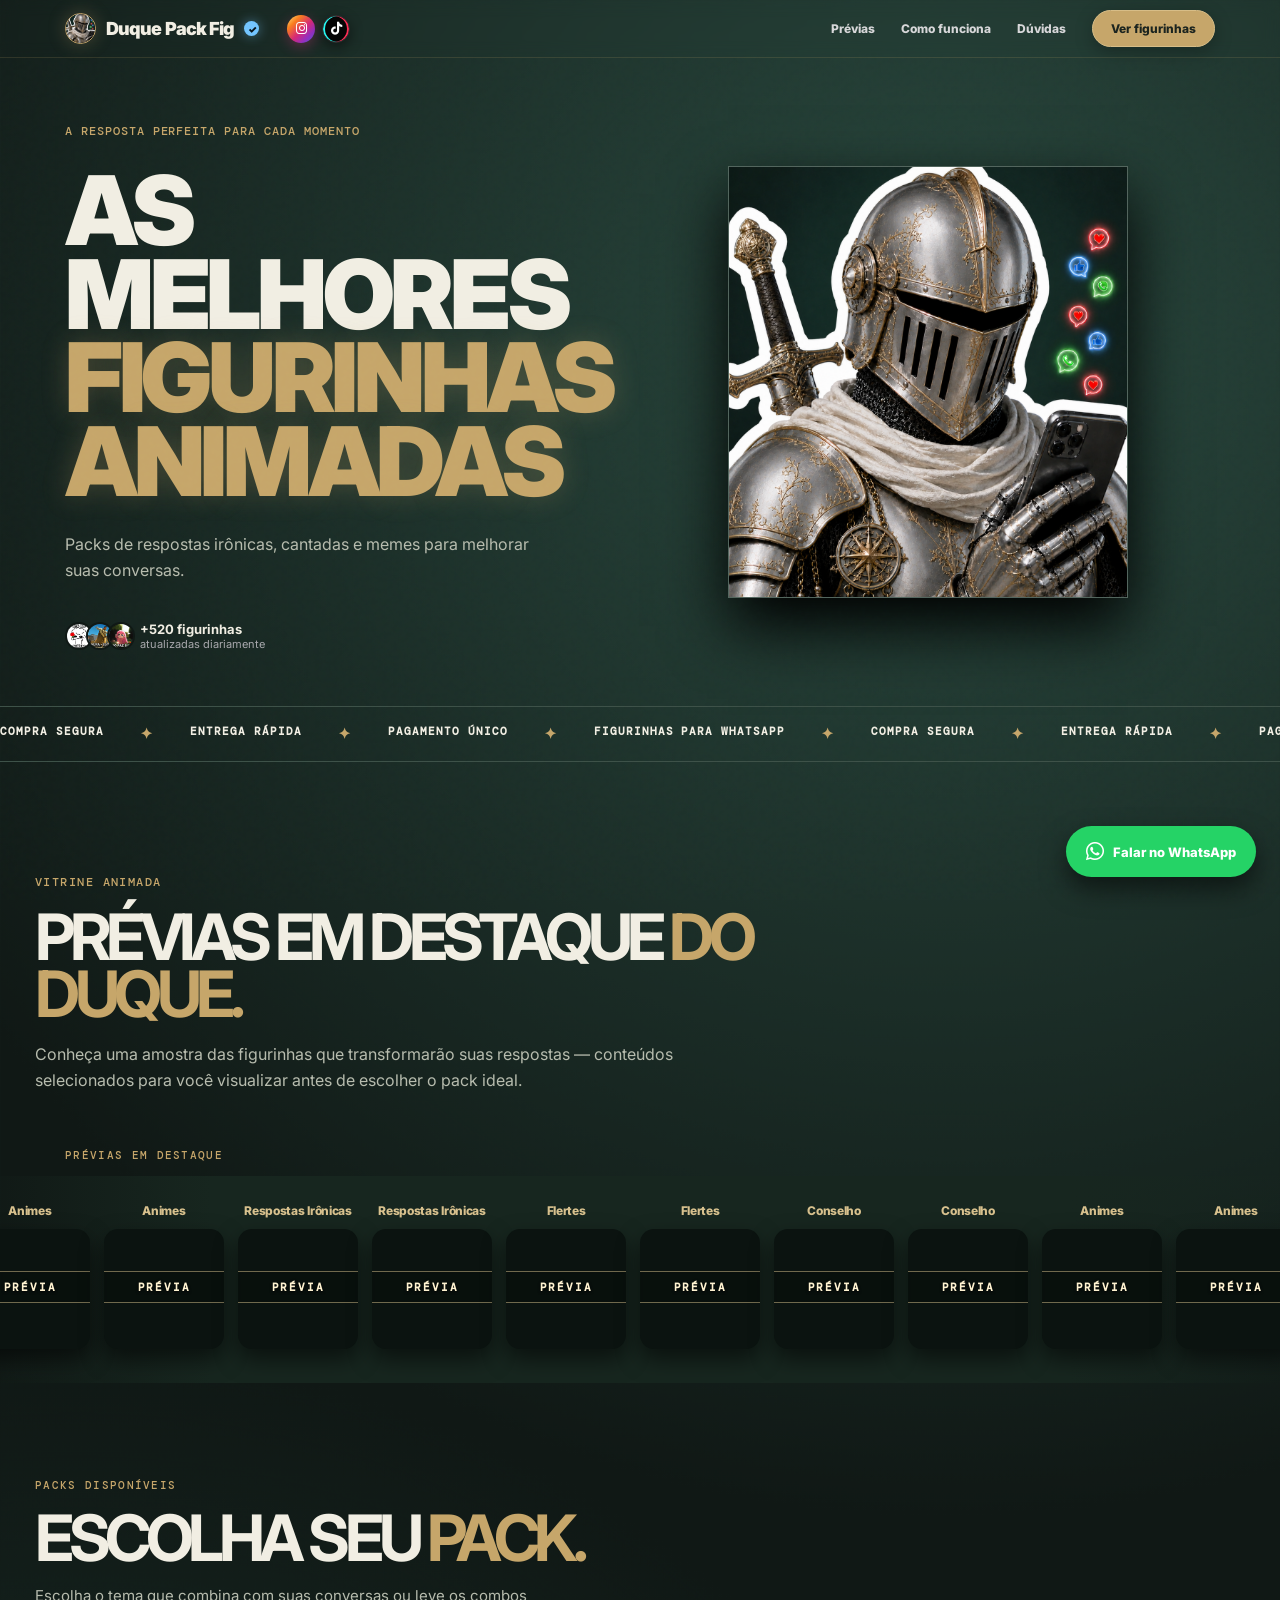
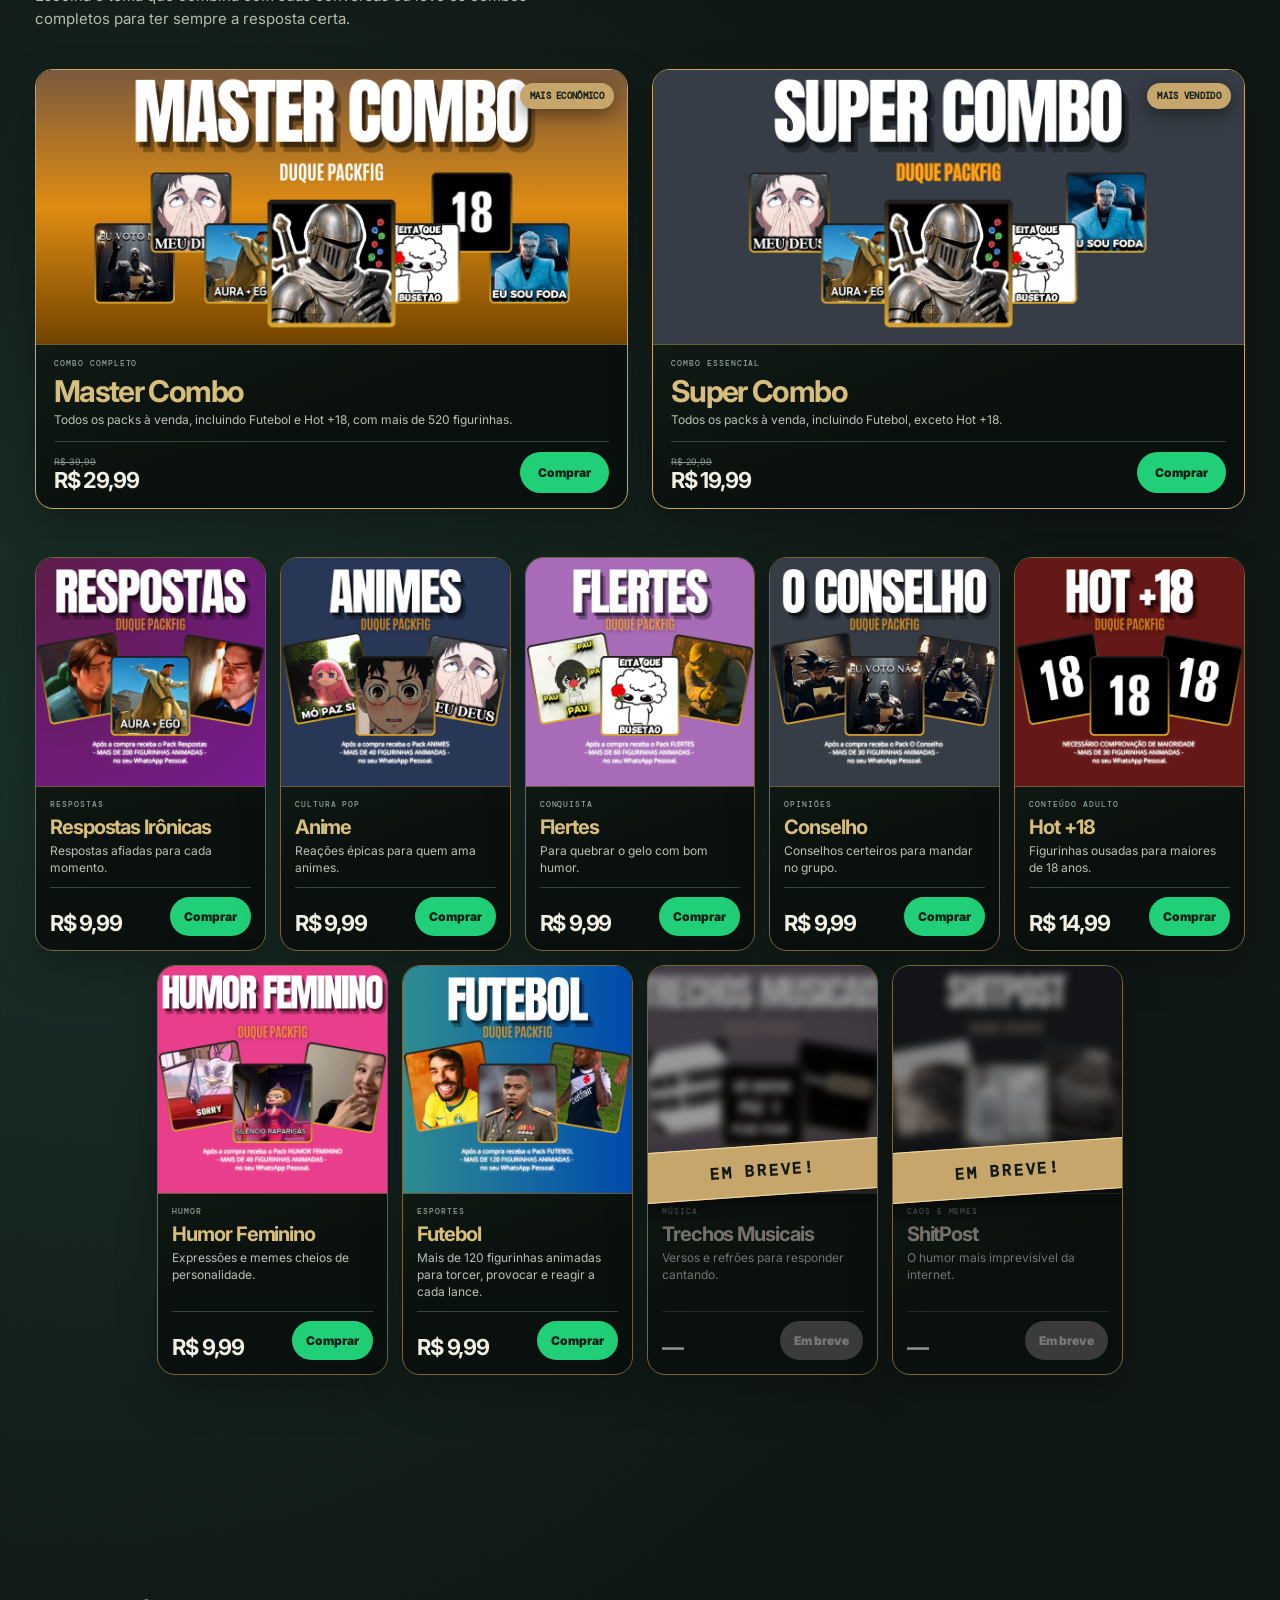
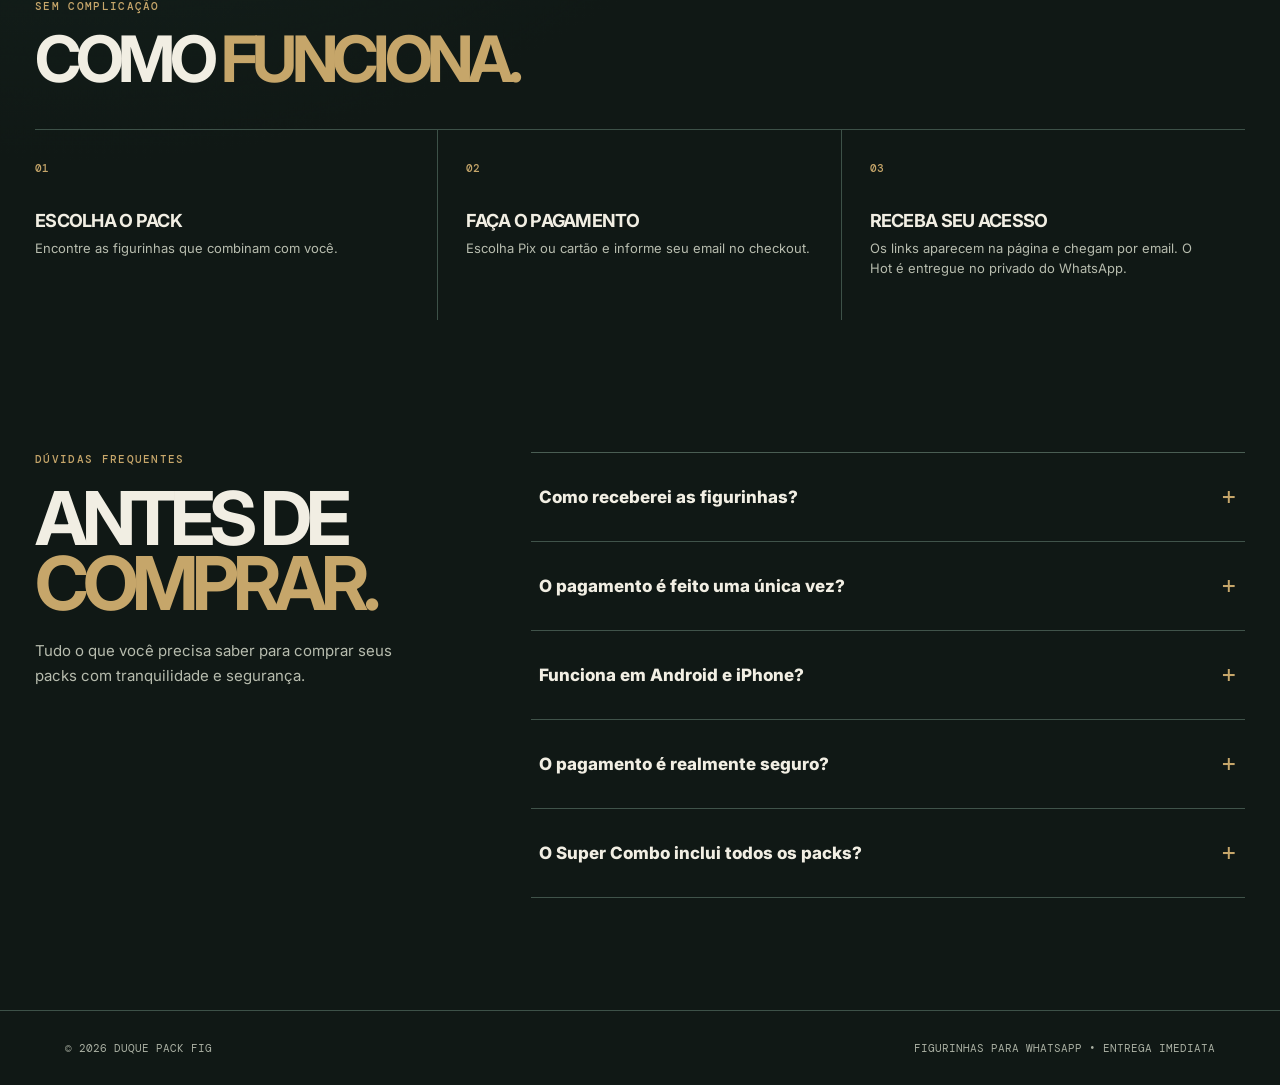
<file: index.html>
<!doctype html>
<html lang="pt-BR">
<head>
  <meta charset="utf-8">
  <meta name="viewport" content="width=device-width,initial-scale=1">
  <meta name="theme-color" content="#050505">
  <title>Duque Pack Fig — Figurinhas para WhatsApp</title>
  <link rel="preconnect" href="https://fonts.googleapis.com">
  <link rel="preconnect" href="https://fonts.gstatic.com" crossorigin>
  <link href="https://fonts.googleapis.com/css2?family=DM+Mono:wght@400;500&family=Inter:wght@400;500;600;700;800;900&display=swap" rel="stylesheet">
  <link rel="stylesheet" href="https://cdnjs.cloudflare.com/ajax/libs/font-awesome/6.7.2/css/all.min.css">
  <link rel="stylesheet" href="style.css">
</head>
<body>
  <div class="noise"></div>
  <div class="shell">
    <header class="topbar">
      <a class="logo" href="#inicio"><span class="logo-icon"><img src="perfil-duque.png" alt="Logo Duque Pack Fig"></span>Duque Pack Fig <span class="verify">✓</span></a>
      <div class="nav-socials"><a class="social-link instagram" href="https://www.instagram.com/duque_packfig/" target="_blank" rel="noopener noreferrer" aria-label="Instagram do Duque Pack Fig"><i class="fa-brands fa-instagram" aria-hidden="true"></i></a><a class="social-link tiktok" href="https://www.tiktok.com/@duque_packfig?is_from_webapp=1&amp;sender_device=pc" target="_blank" rel="noopener noreferrer" aria-label="TikTok do Duque Pack Fig"><i class="fa-brands fa-tiktok" aria-hidden="true"></i></a></div>
      <nav><a href="#packs">Prévias</a><a href="#como-funciona">Como funciona</a><a href="#duvidas">Dúvidas</a></nav>
      <a class="nav-cta" href="#detalhes">Ver figurinhas</a>
    </header>
    <main id="inicio">
      <section class="hero">
        <div class="hero-content"><div class="kicker">A resposta perfeita para cada momento</div><h1>As melhores <span>figurinhas animadas</span></h1><p class="hero-copy">Packs de respostas irônicas, cantadas e memes para melhorar suas conversas.</p><div class="tiny-proof"><div class="avatar-stack"><span class="avatar"><img src="avatar-flerte.png" alt="Prévia de figurinha de flerte"></span><span class="avatar"><img src="avatar-aura.png" alt="Prévia de figurinha Aura e Ego"></span><span class="avatar"><img src="avatar-paz.png" alt="Prévia de figurinha Mó Paz"></span></div><div><b>+520 figurinhas</b><span>atualizadas diariamente</span></div></div></div>
        <div class="hero-art"><div class="art-frame art-photo"><img src="perfil-duque.png" alt="Cavaleiro Duque Pack Fig segurando um celular"></div></div>
      </section>
    </main>
  </div>
  <div class="ticker"><div class="ticker-track"><span>COMPRA SEGURA</span><b>✦</b><span>ENTREGA RÁPIDA</span><b>✦</b><span>PAGAMENTO ÚNICO</span><b>✦</b><span>FIGURINHAS PARA WHATSAPP</span><b>✦</b><span>COMPRA SEGURA</span><b>✦</b><span>ENTREGA RÁPIDA</span><b>✦</b><span>PAGAMENTO ÚNICO</span><b>✦</b><span>FIGURINHAS PARA WHATSAPP</span><b>✦</b></div></div>
  <section class="section shell showcase-intro" id="packs"><div class="heading"><div class="eyebrow">Vitrine animada</div><h2>Prévias em destaque <em>do Duque.</em></h2><p>Conheça uma amostra das figurinhas que transformarão suas respostas — conteúdos selecionados para você visualizar antes de escolher o pack ideal.</p></div></section>
  <div class="gallery-label">Prévias em Destaque</div>
  <div class="gallery-wrap"><div class="pack-gallery">
    <figure class="video-preview"><video class="preview-video" muted loop playsinline preload="none" data-src="previews/anime-1.mp4?v=2" aria-label="Prévia 1 do pack Animes"></video><figcaption>Animes</figcaption></figure><figure class="video-preview"><video class="preview-video" muted loop playsinline preload="none" data-src="previews/anime-2.mp4?v=2" aria-label="Prévia 2 do pack Animes"></video><figcaption>Animes</figcaption></figure><figure class="video-preview"><video class="preview-video" muted loop playsinline preload="none" data-src="previews/respostas-1.mp4" aria-label="Prévia 1 do pack Respostas Irônicas"></video><figcaption>Respostas Irônicas</figcaption></figure><figure class="video-preview"><video class="preview-video" muted loop playsinline preload="none" data-src="previews/respostas-2.mp4" aria-label="Prévia 2 do pack Respostas Irônicas"></video><figcaption>Respostas Irônicas</figcaption></figure><figure class="video-preview"><video class="preview-video" muted loop playsinline preload="none" data-src="previews/flertes-1.mp4" aria-label="Prévia 1 do pack Flertes"></video><figcaption>Flertes</figcaption></figure><figure class="video-preview"><video class="preview-video" muted loop playsinline preload="none" data-src="previews/flertes-2.mp4" aria-label="Prévia 2 do pack Flertes"></video><figcaption>Flertes</figcaption></figure><figure class="video-preview"><video class="preview-video" muted loop playsinline preload="none" data-src="previews/conselho-1.mp4" aria-label="Prévia 1 do pack Conselho"></video><figcaption>Conselho</figcaption></figure><figure class="video-preview"><video class="preview-video" muted loop playsinline preload="none" data-src="previews/conselho-2.mp4" aria-label="Prévia 2 do pack Conselho"></video><figcaption>Conselho</figcaption></figure>
    <figure class="video-preview" aria-hidden="true"><video class="preview-video" muted loop playsinline preload="none" data-src="previews/anime-1.mp4?v=2"></video><figcaption>Animes</figcaption></figure><figure class="video-preview" aria-hidden="true"><video class="preview-video" muted loop playsinline preload="none" data-src="previews/anime-2.mp4?v=2"></video><figcaption>Animes</figcaption></figure><figure class="video-preview" aria-hidden="true"><video class="preview-video" muted loop playsinline preload="none" data-src="previews/respostas-1.mp4"></video><figcaption>Respostas Irônicas</figcaption></figure><figure class="video-preview" aria-hidden="true"><video class="preview-video" muted loop playsinline preload="none" data-src="previews/respostas-2.mp4"></video><figcaption>Respostas Irônicas</figcaption></figure><figure class="video-preview" aria-hidden="true"><video class="preview-video" muted loop playsinline preload="none" data-src="previews/flertes-1.mp4"></video><figcaption>Flertes</figcaption></figure><figure class="video-preview" aria-hidden="true"><video class="preview-video" muted loop playsinline preload="none" data-src="previews/flertes-2.mp4"></video><figcaption>Flertes</figcaption></figure><figure class="video-preview" aria-hidden="true"><video class="preview-video" muted loop playsinline preload="none" data-src="previews/conselho-1.mp4"></video><figcaption>Conselho</figcaption></figure><figure class="video-preview" aria-hidden="true"><video class="preview-video" muted loop playsinline preload="none" data-src="previews/conselho-2.mp4"></video><figcaption>Conselho</figcaption></figure>
  </div></div>
  <section class="section shell pack-shop" id="detalhes">
    <div class="heading"><div class="eyebrow">Packs disponíveis</div><h2>Escolha seu <em>pack.</em></h2><p>Escolha o tema que combina com suas conversas ou leve os combos completos para ter sempre a resposta certa.</p></div>
    <div class="combo-grid">
      <article class="product-card featured"><span class="product-badge">Mais Econômico</span><div class="product-visual has-cover"><img class="pack-cover" src="capas-packs/master-combo.png?v=3" alt="Capa do Master Combo"></div><div class="product-body"><span class="product-type">Combo completo</span><h3>Master Combo</h3><p class="product-description">Todos os packs à venda, incluindo Futebol e Hot +18, com mais de 520 figurinhas.</p><div class="product-footer"><div class="product-price"><small>R$ 39,99</small><strong>R$ 29,99</strong></div><a class="buy-button" href="https://srv2076909.hstgr.cloud/?pack=pack-muzrse3t" data-checkout-pack="pack-muzrse3t" data-pack="Master Combo" data-payment-url="https://srv2076909.hstgr.cloud/?pack=pack-muzrse3t">Comprar</a></div></div></article>
      <article class="product-card featured"><span class="product-badge">Mais Vendido</span><div class="product-visual has-cover"><img class="pack-cover" src="capas-packs/super-combo.png?v=3" alt="Capa do Super Combo"></div><div class="product-body"><span class="product-type">Combo essencial</span><h3>Super Combo</h3><p class="product-description">Todos os packs à venda, incluindo Futebol, exceto Hot +18.</p><div class="product-footer"><div class="product-price"><small>R$ 29,99</small><strong>R$ 19,99</strong></div><a class="buy-button" href="https://srv2076909.hstgr.cloud/?pack=combo" data-checkout-pack="combo" data-pack="Super Combo">Comprar</a></div></div></article>
    </div>
    <div class="secondary-grid">
      <article class="product-card"><div class="product-visual has-cover"><img class="pack-cover" src="capas-packs/respostas.png?v=3" alt="Capa do pack Respostas Irônicas"></div><div class="product-body"><span class="product-type">Respostas</span><h3>Respostas Irônicas</h3><p class="product-description">Respostas afiadas para cada momento.</p><div class="product-footer"><div class="product-price"><strong>R$ 9,99</strong></div><a class="buy-button" href="https://srv2076909.hstgr.cloud/?pack=respostas" data-checkout-pack="respostas" data-pack="Respostas Irônicas">Comprar</a></div></div></article>
      <article class="product-card"><div class="product-visual has-cover"><img class="pack-cover" src="capas-packs/anime.png?v=3" alt="Capa do pack Anime"></div><div class="product-body"><span class="product-type">Cultura pop</span><h3>Anime</h3><p class="product-description">Reações épicas para quem ama animes.</p><div class="product-footer"><div class="product-price"><strong>R$ 9,99</strong></div><a class="buy-button" href="https://srv2076909.hstgr.cloud/?pack=animezando" data-checkout-pack="animezando" data-pack="Anime">Comprar</a></div></div></article>
      <article class="product-card"><div class="product-visual has-cover"><img class="pack-cover" src="capas-packs/flertes.png?v=3" alt="Capa do pack Flertes"></div><div class="product-body"><span class="product-type">Conquista</span><h3>Flertes</h3><p class="product-description">Para quebrar o gelo com bom humor.</p><div class="product-footer"><div class="product-price"><strong>R$ 9,99</strong></div><a class="buy-button" href="https://srv2076909.hstgr.cloud/?pack=cantadas" data-checkout-pack="cantadas" data-pack="Flertes">Comprar</a></div></div></article>
      <article class="product-card"><div class="product-visual has-cover"><img class="pack-cover" src="capas-packs/conselho.png?v=3" alt="Capa do pack Conselho"></div><div class="product-body"><span class="product-type">Opiniões</span><h3>Conselho</h3><p class="product-description">Conselhos certeiros para mandar no grupo.</p><div class="product-footer"><div class="product-price"><strong>R$ 9,99</strong></div><a class="buy-button" href="https://srv2076909.hstgr.cloud/?pack=politicando" data-checkout-pack="politicando" data-pack="Conselho">Comprar</a></div></div></article>
      <article class="product-card"><div class="product-visual has-cover"><img class="pack-cover" src="capas-packs/hot-18.png?v=3" alt="Capa do pack Hot +18"></div><div class="product-body"><span class="product-type">Conteúdo adulto</span><h3>Hot +18</h3><p class="product-description">Figurinhas ousadas para maiores de 18 anos.</p><div class="product-footer"><div class="product-price"><strong>R$ 14,99</strong></div><a class="buy-button" href="https://srv2076909.hstgr.cloud/?pack=proibido" data-checkout-pack="proibido" data-pack="Hot +18" data-payment-url="https://srv2076909.hstgr.cloud/?pack=proibido">Comprar</a></div></div></article>
      <article class="product-card"><div class="product-visual has-cover"><img class="pack-cover" src="capas-packs/humor-feminino.png?v=3" alt="Capa do pack Humor Feminino"></div><div class="product-body"><span class="product-type">Humor</span><h3>Humor Feminino</h3><p class="product-description">Expressões e memes cheios de personalidade.</p><div class="product-footer"><div class="product-price"><strong>R$ 9,99</strong></div><a class="buy-button" href="https://srv2076909.hstgr.cloud/?pack=pack-muzrz23r" data-checkout-pack="pack-muzrz23r" data-pack="Humor Feminino">Comprar</a></div></div></article>
      <article class="product-card"><div class="product-visual has-cover"><img class="pack-cover" src="capas-packs/futebol.png" alt="Capa do pack Futebol"></div><div class="product-body"><span class="product-type">Esportes</span><h3>Futebol</h3><p class="product-description">Mais de 120 figurinhas animadas para torcer, provocar e reagir a cada lance.</p><div class="product-footer"><div class="product-price"><strong>R$ 9,99</strong></div><a class="buy-button" href="https://srv2076909.hstgr.cloud/?pack=futebol" data-checkout-pack="futebol" data-pack="Futebol">Comprar</a></div></div></article>
      <article class="product-card coming-soon"><span class="coming-ribbon">EM BREVE!</span><div class="product-visual has-cover"><img class="pack-cover is-blurred" src="capas-packs/trechos-musicais.png?v=1" alt="Capa desfocada do pack Trechos Musicais"></div><div class="product-body"><span class="product-type">Música</span><h3>Trechos Musicais</h3><p class="product-description">Versos e refrões para responder cantando.</p><div class="product-footer"><div class="product-price"><strong>—</strong></div><span class="buy-button disabled">Em breve</span></div></div></article>
      <article class="product-card coming-soon"><span class="coming-ribbon">EM BREVE!</span><div class="product-visual has-cover"><img class="pack-cover is-blurred" src="capas-packs/shitpost.png?v=1" alt="Capa desfocada do pack ShitPost"></div><div class="product-body"><span class="product-type">Caos e memes</span><h3>ShitPost</h3><p class="product-description">O humor mais imprevisível da internet.</p><div class="product-footer"><div class="product-price"><strong>—</strong></div><span class="buy-button disabled">Em breve</span></div></div></article>
    </div>
  </section>
  <section class="section shell" id="como-funciona"><div class="heading"><div class="eyebrow">Sem complicação</div><h2>Como <em>funciona.</em></h2></div><div class="steps"><article class="step"><div class="step-no">01</div><h3>Escolha o pack</h3><p>Encontre as figurinhas que combinam com você.</p></article><article class="step"><div class="step-no">02</div><h3>Faça o pagamento</h3><p>Escolha Pix ou cartão e informe seu email no checkout.</p></article><article class="step"><div class="step-no">03</div><h3>Receba seu acesso</h3><p>Os links aparecem na página e chegam por email. O Hot é entregue no privado do WhatsApp.</p></article></div></section>
  <section class="section shell faq" id="duvidas"><div class="faq-layout"><div class="faq-intro"><div class="eyebrow">Dúvidas frequentes</div><h2>Antes de <em>comprar.</em></h2><p>Tudo o que você precisa saber para comprar seus packs com tranquilidade e segurança.</p></div><div class="faq-list">
    <details class="faq-card"><summary>Como receberei as figurinhas?</summary><div class="faq-answer">Após a confirmação automática do pagamento, os links dos canais ficam disponíveis na página do pedido e são enviados ao seu email. Para o Hot +18, use o botão da compra para solicitar a entrega privada pelo WhatsApp, sem enviar comprovante. O Master Combo reúne os canais e a entrega privada do Hot.</div></details>
    <details class="faq-card"><summary>O pagamento é feito uma única vez?</summary><div class="faq-answer">Sim. Cada pack ou combo é adquirido com pagamento único, sem assinatura, mensalidade ou cobrança recorrente.</div></details>
    <details class="faq-card"><summary>Funciona em Android e iPhone?</summary><div class="faq-answer">Sim. Os packs funcionam no WhatsApp para Android e iPhone. É necessário apenas ter o aplicativo atualizado e espaço de memória disponível para baixar os arquivos.</div></details>
    <details class="faq-card"><summary>O pagamento é realmente seguro?</summary><div class="faq-answer">Sim. O pagamento é intermediado pelo <strong>Mercado Pago</strong>, uma plataforma reconhecida no mercado. Seus dados bancários não são compartilhados com a Duque Pack Fig e recebem proteção de acordo com a LGPD.<div class="trust-note"><i class="fa-solid fa-shield-halved" aria-hidden="true"></i><span>Ambiente de pagamento protegido, transação intermediada e dados pessoais tratados conforme a legislação brasileira.</span></div></div></details>
    <details class="faq-card"><summary>O Super Combo inclui todos os packs?</summary><div class="faq-answer">O Super Combo reúne todos os packs à venda, incluindo Futebol, exceto Hot +18. O Master Combo inclui Futebol e também o conteúdo adulto.</div></details>
  </div></div></section>
<footer class="footer"><div class="shell footer-inner"><span>© 2026 DUQUE PACK FIG</span><span>FIGURINHAS PARA WHATSAPP • ENTREGA IMEDIATA</span></div></footer><a class="whatsapp-float" href="https://wa.link/msxwvr" target="_blank" rel="noopener"><i class="fa-brands fa-whatsapp" aria-hidden="true"></i>Falar no WhatsApp</a>
  <div class="age-gate" id="ageGate" aria-hidden="true"><section class="age-dialog" role="dialog" aria-modal="true" aria-labelledby="ageTitle"><div class="age-icon"><i class="fa-solid fa-triangle-exclamation" aria-hidden="true"></i></div><div class="eyebrow">Aviso de conteúdo adulto</div><h2 id="ageTitle">Confirmação de maioridade</h2><p class="age-copy">Um dos conteúdos disponíveis para compra é de natureza estritamente adulta e destinado exclusivamente a pessoas com 18 anos ou mais, conforme a legislação vigente.</p><div class="age-declaration">Ao prosseguir, declaro <strong>SER MAIOR DE 18 ANOS</strong>, estar ciente da natureza do material acessado e assumir total responsabilidade legal pela visualização ou aquisição deste conteúdo.</div><div class="age-actions"><span class="age-countdown" id="ageCountdown">Aguarde 5 segundos</span><button class="age-button" id="ageCancel" type="button">Voltar</button><button class="age-button age-accept" id="ageAccept" type="button" disabled>Sou maior de 18 anos</button></div></section></div>
  <script src="checkout-afiliados.js?v=acessos-20261021" defer></script>
  <script src="script.js"></script>
</body>
</html>
</file>
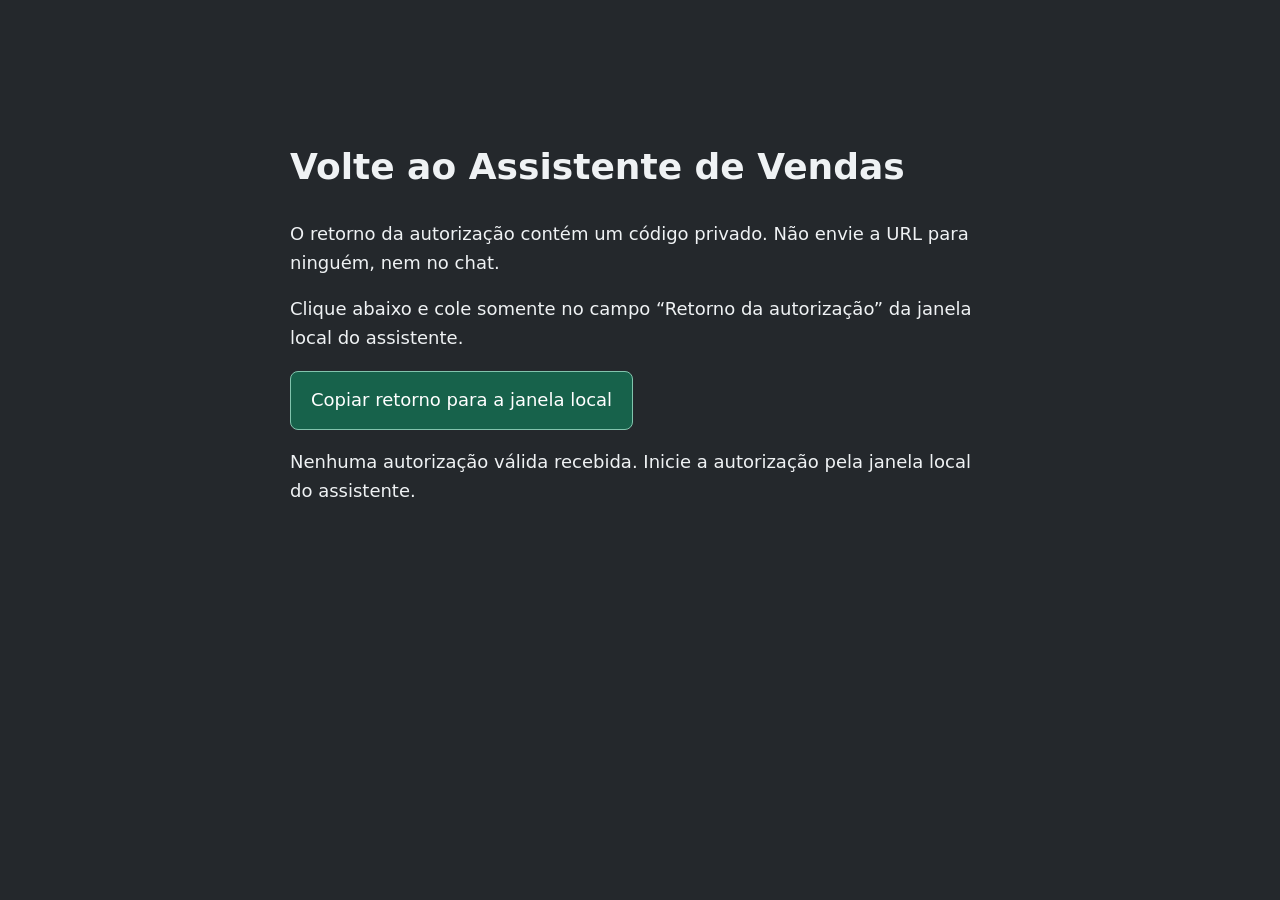
<file: mercado-pago-retorno.html>
<!doctype html>
<html lang="pt-BR">
<head>
  <meta charset="utf-8">
  <meta name="viewport" content="width=device-width, initial-scale=1">
  <meta name="robots" content="noindex,nofollow">
  <meta name="referrer" content="no-referrer">
  <meta http-equiv="Content-Security-Policy" content="default-src 'none'; script-src 'unsafe-inline'; style-src 'unsafe-inline'; base-uri 'none'; form-action 'none'; connect-src 'none'">
  <title>Retorno da autorização — DuquePack</title>
  <style>
    body { background: #24282c; color: #eff2f4; font: 18px/1.6 system-ui,sans-serif; max-width: 700px; margin: 10vh auto; padding: 24px; }
    button { background: #17624b; color: white; padding: 14px 20px; border: 1px solid #82c4ad; border-radius: 8px; font: inherit; cursor: pointer; }
  </style>
</head>
<body>
  <h1>Volte ao Assistente de Vendas</h1>
  <p>O retorno da autorização contém um código privado. Não envie a URL para ninguém, nem no chat.</p>
  <p>Clique abaixo e cole somente no campo “Retorno da autorização” da janela local do assistente.</p>
  <button id="copy" type="button">Copiar retorno para a janela local</button>
  <p id="status" role="status">Esta página não envia seu código a serviços externos.</p>
  <script>
    const button = document.getElementById('copy');
    let returnUrl = location.href;
    // Remove the code from the address and history before any user navigation.
    history.replaceState(null, '', location.pathname);
    const params = new URL(returnUrl).searchParams;
    if (!params.get('code') || !params.get('state')) {
      button.disabled = true;
      document.getElementById('status').textContent = 'Nenhuma autorização válida recebida. Inicie a autorização pela janela local do assistente.';
      returnUrl = '';
    }
    button.addEventListener('click', async () => {
      try {
        await navigator.clipboard.writeText(returnUrl);
        document.getElementById('status').textContent = 'Copiado. Cole na janela local do assistente; não envie no chat. Depois da conexão, copie um texto comum para substituir este código na área de transferência.';
      } catch (_) {
        document.getElementById('status').textContent = 'Não foi possível copiar. Permita a área de transferência para esta página ou reinicie a autorização. Não compartilhe capturas com o código.';
      }
    });
  </script>
</body>
</html>
</file>
<file: style.css>
:root{--bg:#050505;--panel:#0d0d0e;--line:#29292d;--text:#f7f6f4;--muted:#a8a8ad;--red:#ff3157;--pink:#ff4c7b}*{box-sizing:border-box}html{scroll-behavior:smooth}body{margin:0;background:var(--bg);color:var(--text);font-family:Inter,Arial,sans-serif;overflow-x:hidden}a{color:inherit}.shell{max-width:1210px;margin:auto;padding:0 30px}.noise{position:fixed;inset:0;pointer-events:none;opacity:.2;z-index:10;background-image:url("data:image/svg+xml,%3Csvg viewBox='0 0 180 180' xmlns='http://www.w3.org/2000/svg'%3E%3Cfilter id='n'%3E%3CfeTurbulence type='fractalNoise' baseFrequency='.9' numOctaves='4' stitchTiles='stitch'/%3E%3C/filter%3E%3Crect width='100%25' height='100%25' filter='url(%23n)' opacity='.22'/%3E%3C/svg%3E");mix-blend-mode:soft-light}.topbar{height:74px;border-bottom:1px solid var(--line);display:flex;align-items:center;justify-content:space-between;gap:26px}.logo{font-size:18px;font-weight:900;letter-spacing:-.05em;text-decoration:none;display:flex;align-items:center;gap:10px;white-space:nowrap}.logo-icon{width:37px;height:37px;border:1px solid #ff7793;border-radius:50%;display:grid;place-items:center;background:radial-gradient(circle at 30% 25%,#ff7395,#3d0e1c 50%,#0c0c0d 62%);box-shadow:0 0 18px #ff315744}.verify{display:inline-grid;place-items:center;width:15px;height:15px;border-radius:50%;background:#308eff;font-size:10px}nav{display:flex;align-items:center;gap:34px;margin-left:auto}nav a{font-size:12px;font-weight:800;text-decoration:none;color:#d7d7d9;transition:.2s}nav a:hover{color:var(--red)}.nav-cta{font-size:12px;font-weight:800;text-decoration:none;border:1px solid #ececef;border-radius:30px;padding:13px 22px;white-space:nowrap;transition:.2s}.nav-cta:hover{background:#fff;color:#111}.hero{min-height:624px;display:grid;grid-template-columns:1fr 1fr;align-items:center;position:relative;isolation:isolate}.hero:before{content:'';position:absolute;left:-16vw;top:34px;width:62vw;height:490px;border:1px solid #ff31572c;border-radius:50%;z-index:-1;box-shadow:0 0 70px #ff315710}.hero-content{padding:65px 0 55px}.kicker{color:var(--red);font:500 12px 'DM Mono',monospace;letter-spacing:.08em;text-transform:uppercase;margin-bottom:30px}.hero h1{font-size:clamp(60px,7.5vw,108px);line-height:.815;letter-spacing:-.095em;margin:0;max-width:650px;font-weight:900;text-transform:uppercase}.hero h1 span{display:block;color:var(--red);text-shadow:0 0 28px #ff31574d}.hero-copy{max-width:470px;color:#adadb2;font-size:16px;line-height:1.65;margin:28px 0}.tiny-proof{display:flex;align-items:center;gap:12px;margin-top:37px;font-size:11px}.avatar-stack{display:flex}.avatar{width:28px;height:28px;border-radius:50%;margin-right:-7px;border:2px solid var(--bg);background:linear-gradient(145deg,#e9c4ad,#74263c)}.avatar:nth-child(2){background:linear-gradient(145deg,#ec779b,#491929)}.avatar:nth-child(3){background:linear-gradient(145deg,#7859ca,#172552)}.tiny-proof b{display:block;font-size:13px}.tiny-proof span{color:#a8a8ad}.hero-art{height:515px;display:grid;place-items:center;position:relative}.art-frame{width:min(100%,480px);height:515px;border:1px solid #2d2d31;background:radial-gradient(circle at 30% 35%,#292127 0,#0e0e10 42%,#070708 76%);position:relative;overflow:hidden;box-shadow:0 28px 60px #000}.art-frame:before{content:'';position:absolute;width:380px;height:380px;border-radius:50%;border:1px solid #ff315740;top:48px;left:50px;box-shadow:0 0 45px #ff31571f}.sculpture{font-size:270px;line-height:1;filter:grayscale(1);position:absolute;z-index:1;top:113px;left:97px;transform:rotate(-7deg);text-shadow:8px 9px 0 #fff,-8px -6px 0 #fff}.gum{position:absolute;z-index:3;width:94px;height:94px;border-radius:50%;background:radial-gradient(circle at 30% 23%,#ffb1d1,#ff4f94 40%,#ca155b 76%);top:263px;left:243px;box-shadow:inset -10px -11px 18px #9d1344,0 2px 23px #ff4b9270}.speech{position:absolute;z-index:4;border:3px solid #fff;padding:10px 11px;background:#070708;font-size:16px;font-weight:900;line-height:.86;transform:rotate(-8deg)}.speech.one{top:75px;left:32px}.speech.two{right:26px;bottom:56px;color:var(--red);border-color:var(--red);transform:rotate(-9deg)}.circle-note{position:absolute;z-index:3;right:22px;top:18px;border:2px solid #fff;border-radius:50%;font-size:12px;font-weight:700;padding:13px 11px;transform:rotate(10deg)}.ticker{border-top:1px solid var(--line);border-bottom:1px solid var(--line);overflow:hidden;white-space:nowrap}.ticker-track{display:flex;gap:36px;width:max-content;padding:17px 0;font:700 11px 'DM Mono';letter-spacing:.09em;animation:scroll 28s linear infinite}.ticker-track b{color:var(--red);font-size:15px}@keyframes scroll{to{transform:translateX(-50%)}}.section{padding:112px 0}.eyebrow{font:500 11px 'DM Mono';letter-spacing:.12em;color:var(--red);text-transform:uppercase}.heading{max-width:680px;margin-bottom:42px}.heading h2{font-size:clamp(42px,5vw,69px);letter-spacing:-.085em;line-height:.88;margin:18px 0;text-transform:uppercase}.heading h2 em{font-style:normal;color:var(--red)}.heading p{color:var(--muted);max-width:500px;font-size:15px;line-height:1.55}.gallery-wrap{border-top:1px solid var(--line);border-bottom:1px solid var(--line);padding:23px 0;overflow:hidden;margin:0 -30px}.pack-gallery{display:flex;gap:13px;width:max-content;animation:scroll 38s linear infinite}.pack-gallery:hover{animation-play-state:paused}.pack-gallery figure{margin:0;width:152px;height:195px;border:1px solid #343438;border-radius:8px;overflow:hidden;position:relative;background:linear-gradient(135deg,#4a2a59,#1c1b32)}.pack-gallery figure:nth-child(2n){background:linear-gradient(135deg,#77233d,#24141e)}.pack-gallery figure:nth-child(3n){background:linear-gradient(135deg,#1f4b50,#17272c)}.pack-gallery figure:before{content:'DUQUE';position:absolute;top:11px;left:10px;border:1px solid #fff;color:#fff;font-size:9px;font-weight:900;padding:4px 6px;letter-spacing:.08em}.pack-gallery figure:after{content:'😂';position:absolute;left:50%;top:47%;transform:translate(-50%,-50%) rotate(-8deg);font-size:58px;filter:drop-shadow(0 9px 5px #0009)}.pack-gallery figure:nth-child(2):after{content:'😏'}.pack-gallery figure:nth-child(3):after{content:'🔥'}.pack-gallery figure:nth-child(4):after{content:'💅'}.pack-gallery figure:nth-child(5):after{content:'🤡'}.pack-gallery figcaption{position:absolute;bottom:10px;left:10px;right:10px;font-size:10px;font-weight:900;text-transform:uppercase;z-index:1}.details{display:grid;grid-template-columns:1.08fr .92fr;gap:60px;align-items:start;padding-top:126px}.details .heading{margin:0}.detail-card{border:1px solid #3a3a3e;background:linear-gradient(145deg,#161619,#0a0a0b);padding:27px;border-radius:3px;position:relative}.detail-card:before{content:'PACK COMPLETO';color:var(--red);font:500 10px 'DM Mono';letter-spacing:.11em}.detail-card h3{font-size:43px;line-height:.9;letter-spacing:-.07em;text-transform:uppercase;margin:16px 0 19px}.detail-card p{color:var(--muted);font-size:14px;line-height:1.6}.price-row{display:flex;align-items:end;justify-content:space-between;border-top:1px solid var(--line);margin-top:25px;padding-top:19px}.price-row strong{font-size:28px;letter-spacing:-.06em}.order{display:inline-block;background:var(--red);color:#fff;text-decoration:none;padding:14px 20px;font-size:11px;font-weight:900;text-transform:uppercase;letter-spacing:.04em;transition:.2s}.order:hover{background:#fff;color:#111}.steps{border-top:1px solid var(--line);display:grid;grid-template-columns:repeat(3,1fr)}.step{padding:31px 28px 28px 0;border-right:1px solid var(--line);min-height:190px}.step:not(:first-child){padding-left:28px}.step:last-child{border:0}.step-no{font:500 11px 'DM Mono';color:var(--red)}.step h3{font-size:18px;letter-spacing:-.04em;text-transform:uppercase;margin:35px 0 7px}.step p{font-size:13px;line-height:1.55;color:var(--muted);margin:0}.faq{padding-top:20px}.faq-item{border-top:1px solid var(--line);padding:20px 0;display:flex;justify-content:space-between;gap:15px;font-size:14px;font-weight:700}.faq-item span{color:var(--red);font-size:21px;line-height:.7}.footer{border-top:1px solid var(--line);padding:30px 0;color:#88888d;font:11px 'DM Mono'}.footer-inner{display:flex;justify-content:space-between;gap:20px}.toast{position:fixed;right:22px;bottom:22px;background:#fff;color:#111;padding:14px 17px;font-weight:800;font-size:12px;transform:translateY(90px);opacity:0;transition:.25s;z-index:20}.toast.show{opacity:1;transform:none}@media(max-width:800px){.shell{padding:0 20px}.topbar{height:66px}nav{display:none}.hero{grid-template-columns:1fr;min-height:0}.hero-content{padding:77px 0 38px}.hero h1{font-size:64px}.hero-art{height:370px}.art-frame{height:340px;width:100%;max-width:370px}.sculpture{font-size:185px;top:90px;left:81px}.gum{width:65px;height:65px;top:192px;left:190px}.speech{font-size:12px}.speech.one{top:47px}.speech.two{bottom:30px}.circle-note{display:none}.details{grid-template-columns:1fr;gap:38px;padding-top:78px}.section{padding:78px 0}.gallery-wrap{margin:0 -20px}.steps{grid-template-columns:1fr}.step,.step:not(:first-child){padding:25px 0;border-right:0;border-bottom:1px solid var(--line);min-height:0}.footer-inner{display:block;line-height:2}.nav-cta{padding:10px 13px;font-size:10px}.detail-card h3{font-size:36px}}
    /* Paleta extraída da arte: mata profunda, azul-aço, dourado e pergaminho */
    :root{--bg:#101815;--panel:#17231f;--line:#3d5148;--text:#f1eee3;--muted:#b7bcae;--red:#c6a66a;--pink:#568273}
    body{background:radial-gradient(circle at 74% 8%,#29483e 0,transparent 29%),radial-gradient(circle at 6% 55%,#1a3029 0,transparent 38%),var(--bg)}
    .logo-icon{border-color:#c6a66a;background:radial-gradient(circle at 30% 25%,#72927b,#25463c 50%,#101815 62%);box-shadow:0 0 18px #c6a66a44}.verify{background:#5e8478}.hero:before{border-color:#c6a66a2c;box-shadow:0 0 70px #56827326}.hero h1 span{color:#c6a66a;text-shadow:0 0 28px #c6a66a3f}.hero-copy{color:#b7bcae}.avatar{background:linear-gradient(145deg,#d8ceb0,#45675e)}.avatar:nth-child(2){background:linear-gradient(145deg,#b9a16c,#405950)}.avatar:nth-child(3){background:linear-gradient(145deg,#6c927d,#283e4b)}
    .hero:before{display:none}.hero h1{letter-spacing:-.045em;line-height:.87}.logo-icon{overflow:hidden;background:#1d2d28}.logo-icon img{width:100%;height:100%;object-fit:cover;transform:scale(1.12)}.nav-cta{background:#c6a66a;border-color:#d7bd87;color:#1b241f;box-shadow:0 5px 18px #0004}.nav-cta:hover{background:#e5d1a5;color:#18221e}.art-frame{background:#1d2d28;border-color:#52655d;width:min(90%,400px);height:432px}.art-frame:before{display:none}.art-photo img{width:100%;height:100%;object-fit:cover;display:block;transform:scale(1.04);transform-origin:center 48%}.gallery-wrap{background:#14201c}.pack-gallery figure{background:linear-gradient(135deg,#455d52,#1c302b);border-color:#63776b}.pack-gallery figure:nth-child(2n){background:linear-gradient(135deg,#6b583c,#2c3429)}.pack-gallery figure:nth-child(3n){background:linear-gradient(135deg,#315e60,#1a322d)}.detail-card{background:linear-gradient(145deg,#20312b,#101915);border-color:#53675d}.order{background:#c6a66a;color:#18221e}.order:hover{background:#f1eee3}.footer{color:#a9afa2}.whatsapp-float{position:fixed;right:24px;bottom:23px;z-index:30;background:#25d366;color:#fff;text-decoration:none;border-radius:999px;padding:15px 20px;font-size:13px;font-weight:800;box-shadow:0 12px 26px #0008;display:flex;align-items:center;gap:9px;transition:transform .2s,background .2s}.whatsapp-float:hover{background:#1daf56;transform:translateY(-3px)}.whatsapp-float b{display:grid;place-items:center;width:21px;height:21px;border:1px solid #fff8;border-radius:50%;font-size:13px}
    body{padding-top:58px}.topbar{position:fixed;top:0;left:0;transform:none;width:100%;max-width:none;height:58px;z-index:60;padding:0 max(30px,calc((100vw - 1150px)/2));background:transparent;border-bottom-color:rgba(198,166,106,.16);backdrop-filter:blur(8px);-webkit-backdrop-filter:blur(8px);box-shadow:none}.topbar .logo-icon{width:31px;height:31px}.topbar nav{gap:26px}.topbar .nav-cta{padding:10px 18px}.nav-socials{display:flex;gap:7px;margin-left:2px}.social-link{width:28px;height:28px;display:grid;place-items:center;border:1px solid #50645a;border-radius:50%;color:#d8c18e;text-decoration:none;font-size:13px;transition:.2s}.social-link:hover{background:#c6a66a;color:#14201c;border-color:#c6a66a}section[id],main[id]{scroll-margin-top:72px}.showcase-intro{padding-bottom:38px}.showcase-intro .eyebrow{font-size:12px}.gallery-label{max-width:1210px;margin:0 auto;padding:0 30px 14px;color:#c6a66a;font:500 11px 'DM Mono';letter-spacing:.12em;text-transform:uppercase}.pack-shop{padding-top:95px}.pack-shop .heading{margin-bottom:38px}.combo-grid{display:grid;grid-template-columns:repeat(2,minmax(0,1fr));gap:24px;margin-bottom:48px}.secondary-grid{display:grid;grid-template-columns:repeat(4,minmax(0,1fr));gap:18px}.secondary-grid .product-card:nth-last-child(2){grid-column:2}.product-card{position:relative;overflow:hidden;border:1px solid #77653b;border-radius:18px;background:linear-gradient(160deg,#192820,#0a100d 72%);box-shadow:0 18px 42px #0004;display:flex;flex-direction:column;min-width:0;transition:transform .25s,border-color .25s}.product-card:hover{transform:translateY(-5px);border-color:#c6a66a}.product-card.featured{border-color:#c6a66a}.product-badge{position:absolute;right:13px;top:13px;z-index:3;background:#c6a66a;color:#17211c;border-radius:999px;padding:7px 10px;font:800 9px 'DM Mono';letter-spacing:.035em;text-transform:uppercase;box-shadow:0 6px 18px #0006}.product-visual{height:205px;display:grid;place-items:center;position:relative;overflow:hidden;border-bottom:1px solid #6e5c36;background:radial-gradient(circle at 50% 35%,#355d4d,#101915 70%)}.combo-grid .product-visual{height:260px}.product-visual:before{content:'DUQUE PACK FIG';position:absolute;left:14px;top:14px;color:#dfcc9d;font:700 9px 'DM Mono';letter-spacing:.1em}.product-visual:after{content:'';position:absolute;inset:auto 0 0;height:60%;background:linear-gradient(transparent,#07100dcc)}.sticker-cluster{position:relative;z-index:1;display:flex;align-items:center;gap:2px;font-size:52px;filter:drop-shadow(0 12px 10px #0008)}.combo-grid .sticker-cluster{font-size:72px}.sticker-cluster span:nth-child(1){transform:rotate(-10deg)}.sticker-cluster span:nth-child(2){transform:translateY(-12px)}.sticker-cluster span:nth-child(3){transform:rotate(10deg)}.product-body{padding:20px;display:flex;flex:1;flex-direction:column}.product-type{color:#91a59b;font:500 9px 'DM Mono';letter-spacing:.12em;text-transform:uppercase}.product-card h3{font-size:25px;line-height:1;letter-spacing:-.055em;margin:12px 0 10px;color:#d8be7d}.combo-grid .product-card h3{font-size:34px}.product-description{color:#bac1b8;font-size:12px;line-height:1.55;margin:0 0 22px}.product-footer{display:flex;align-items:end;justify-content:space-between;gap:12px;margin-top:auto;padding-top:18px;border-top:1px solid #33463d}.product-price small{display:block;color:#88958e;font-size:9px;text-decoration:line-through}.product-price strong{font-size:22px;letter-spacing:-.055em}.buy-button{background:#21cf78;color:#082016;text-decoration:none;border-radius:999px;padding:13px 18px;font-size:12px;font-weight:900;white-space:nowrap}.buy-button:hover{background:#48e495}.faq-item{display:none}
    .faq-layout{display:grid;grid-template-columns:.82fr 1.38fr;gap:72px;align-items:start}.faq-intro{position:sticky;top:120px}.faq-intro .eyebrow{margin-bottom:20px}.faq-intro h2{font-size:clamp(48px,5.8vw,78px);line-height:.88;letter-spacing:-.085em;text-transform:uppercase;margin:0 0 22px}.faq-intro h2 em{font-style:normal;color:#c6a66a}.faq-intro p{max-width:390px;color:#b7bcae;font-size:15px;line-height:1.65}.faq-list{border-top:1px solid #4a5d53}.faq-card{border:0;border-bottom:1px solid #40534a;border-radius:0;background:transparent;padding:0}.faq-card[open]{background:linear-gradient(90deg,#17261f,#101815)}.faq-card summary{min-height:88px;padding:27px 8px;display:flex;align-items:center;justify-content:space-between;gap:20px;cursor:pointer;list-style:none;color:#f1eee3;font-size:17px;font-weight:800}.faq-card summary::-webkit-details-marker{display:none}.faq-card summary:after{content:'+';color:#c6a66a;font:400 26px 'DM Mono';transition:transform .2s}.faq-card[open] summary:after{transform:rotate(45deg)}.faq-answer{padding:0 52px 28px 8px;color:#c2c8c0;font-size:14px;line-height:1.8}.faq-answer strong{color:#dfc98d}.trust-note{display:flex;gap:9px;align-items:flex-start;margin-top:14px;padding:13px 15px;border:1px solid #50645a;border-radius:8px;background:#1a2a23;color:#cbd1c9;font-size:12px;line-height:1.55}.trust-note i{color:#63d99a;margin-top:2px}
    @media(max-width:900px){.secondary-grid{grid-template-columns:repeat(2,minmax(0,1fr))}.secondary-grid .product-card:nth-last-child(2){grid-column:auto}.combo-grid .product-visual{height:225px}.nav-socials{margin-right:auto}.faq-layout{grid-template-columns:1fr;gap:36px}.faq-intro{position:static}.faq-intro p{max-width:600px}}
    @media(max-width:800px){body{padding-top:54px}.whatsapp-float{right:15px;bottom:15px;padding:13px 16px}.hero h1{letter-spacing:-.035em}.topbar{height:54px;padding:0 16px}.logo{font-size:14px}.nav-cta{display:none}.nav-socials{display:flex}.art-photo img{transform:scale(1.03)}.gallery-label{padding:0 20px 12px}.pack-shop{padding-top:70px}.faq-card summary{min-height:76px;padding:22px 4px;font-size:15px}.faq-answer{padding-left:4px;padding-right:18px}.faq-intro h2{font-size:52px}}
    @media(max-width:560px){.combo-grid,.secondary-grid{grid-template-columns:1fr}.combo-grid{gap:17px}.secondary-grid .product-card:nth-last-child(2){grid-column:auto}.product-visual,.combo-grid .product-visual{height:210px}.combo-grid .product-card h3{font-size:29px}.product-footer{align-items:center}.social-link{width:29px;height:29px}}
    /* Interações, vitrine ampliada e aviso de maioridade */
    .verify{background:#73c5ff;box-shadow:0 0 12px #73c5ff77;color:#07131a}
    .social-link.instagram{border:0;color:#fff;background:linear-gradient(135deg,#feda75 4%,#fa7e1e 26%,#d62976 54%,#962fbf 76%,#4f5bd5);box-shadow:0 4px 13px #d6297655}
    .social-link.tiktok{border-color:#333;background:#050505;color:#fff;box-shadow:inset 2px 0 #25f4ee,inset -2px 0 #fe2c55,0 4px 13px #0007}
    .topbar a,.nav-cta,.social-link,.buy-button,.whatsapp-float,.faq-card summary{transition:transform .2s ease,background .2s,border-color .2s,box-shadow .2s}
    .topbar a:hover,.nav-cta:hover,.social-link:hover,.buy-button:hover,.whatsapp-float:hover{transform:scale(1.11)}
    .faq-card:hover{box-shadow:inset 0 0 0 1px #c6a66a,0 0 20px #c6a66a12;background:#16241e}
    .faq-card:hover summary{transform:scale(1.01);color:#e8d7ad}
    .whatsapp-float i{font-size:21px}
    .showcase-intro .heading{max-width:850px;margin-bottom:0}.showcase-intro .heading h2{font-size:clamp(42px,5vw,69px);letter-spacing:-.085em;line-height:.9;margin:18px 0;text-transform:uppercase}.showcase-intro .heading h2 em{font-style:normal;color:#c6a66a}.showcase-intro .heading p{max-width:650px;font-size:16px;line-height:1.65}
    .secondary-grid{grid-template-columns:repeat(5,minmax(0,1fr));gap:14px}.secondary-grid .product-card:nth-last-child(2){grid-column:auto}.secondary-grid .product-card:nth-child(6){grid-column:2}.secondary-grid .product-body{padding:17px}.secondary-grid .product-card h3{font-size:22px}.secondary-grid .product-description{min-height:38px}.secondary-grid .buy-button{padding:12px 14px}.product-visual.has-cover{background:#0c1511}.product-visual.has-cover:before,.product-visual.has-cover:after{display:none}.pack-cover{position:relative;z-index:1;width:100%;height:100%;display:block;object-fit:contain;transition:transform .3s ease}.product-card:hover .pack-cover{transform:scale(1.035)}
    .coming-soon{pointer-events:none}.coming-soon .product-visual,.coming-soon .product-body{filter:saturate(.2) brightness(.6)}.coming-ribbon{position:absolute;z-index:8;top:44%;left:-8%;width:116%;padding:14px 5px;background:#c6a66a;color:#121b17;border-top:1px solid #f0dba7;border-bottom:1px solid #f0dba7;text-align:center;font:900 16px 'DM Mono';letter-spacing:.11em;transform:rotate(-4deg);box-shadow:0 9px 22px #0009}.buy-button.disabled{background:#59655f;color:#c4cac6}
    .age-gate{position:fixed;inset:0;z-index:100;display:grid;place-items:center;padding:22px;background:rgba(4,8,6,.9);backdrop-filter:blur(14px);opacity:0;visibility:hidden;pointer-events:none;transition:.25s}.age-gate.is-open{opacity:1;visibility:visible;pointer-events:auto}.age-dialog{width:min(680px,100%);max-height:calc(100vh - 44px);overflow:auto;border:1px solid #c6a66a;border-radius:18px;background:linear-gradient(150deg,#1a2922,#0b110e);box-shadow:0 30px 90px #000;padding:34px}.age-icon{width:52px;height:52px;border-radius:50%;display:grid;place-items:center;background:#c6a66a;color:#152019;font-size:23px;margin-bottom:20px}.age-dialog .eyebrow{margin-bottom:13px}.age-dialog h2{margin:0 0 21px;font-size:34px;letter-spacing:-.055em}.age-copy{color:#c7ccc7;font-size:14px;line-height:1.75;white-space:pre-line}.age-declaration{margin:20px 0;padding:17px;border-left:3px solid #c6a66a;background:#203229;color:#e5e3da;font-size:13px;line-height:1.7}.age-actions{display:flex;justify-content:flex-end;gap:11px;margin-top:24px}.age-button{border:1px solid #596c62;border-radius:999px;padding:13px 18px;background:transparent;color:#fff;font-weight:800;cursor:pointer}.age-button:hover{transform:scale(1.04)}.age-accept{background:#c6a66a;color:#152019;border-color:#c6a66a}.age-accept:disabled{cursor:not-allowed;opacity:.45;transform:none}.age-countdown{font:700 12px 'DM Mono';color:#d9c28c;margin-right:auto;align-self:center}body.age-locked{overflow:hidden}
    @media(max-width:1100px){.secondary-grid{grid-template-columns:repeat(3,minmax(0,1fr))}.secondary-grid .product-card:nth-child(6){grid-column:auto}}
    @media(max-width:760px){.secondary-grid{grid-template-columns:repeat(2,minmax(0,1fr))}.secondary-grid .product-card:nth-child(6){grid-column:auto}.age-dialog{padding:25px}.age-actions{flex-wrap:wrap}.age-countdown{width:100%;margin-bottom:6px}.age-button{flex:1}.showcase-intro .heading p{font-size:15px}}
    @media(max-width:520px){.secondary-grid{grid-template-columns:1fr}.age-actions{display:grid}.age-countdown{width:auto}.coming-ribbon{top:42%}}
    /* Cards: capas centralizadas na proporção correta e faixa textual compacta */
    .combo-grid .product-visual{height:auto;aspect-ratio:15/7}
    .secondary-grid .product-visual{height:auto;aspect-ratio:1/1}
    .product-visual.has-cover{display:grid;place-items:center}
    .pack-cover{object-position:center center}
    .combo-grid .product-body{padding:13px 18px 15px}
    .combo-grid .product-card h3{font-size:30px;margin:8px 0 6px}
    .combo-grid .product-type{font-size:8px}
    .combo-grid .product-description{margin:0 0 12px;line-height:1.4}
    .combo-grid .product-footer{padding-top:10px}
    .combo-grid .pack-cover,.combo-grid .product-card:hover .pack-cover{transform:none}
    .secondary-grid .product-body{padding:12px 14px 14px}
    .secondary-grid .product-card h3{font-size:20px;margin:8px 0 6px}
    .secondary-grid .product-type{font-size:8px}
    .secondary-grid .product-description{min-height:0;margin:0 0 10px;line-height:1.4}
    .secondary-grid .product-footer{padding-top:9px}
    .pack-cover.is-blurred,.product-card:hover .pack-cover.is-blurred{filter:blur(4px);transform:scale(1.08)}
    .avatar{display:block;overflow:hidden;background:#15211c}
    .avatar img{display:block;width:100%;height:100%;object-fit:cover;object-position:center}
    .gallery-wrap{border:0;padding:20px 0 28px;background:linear-gradient(90deg,transparent,#17261f 18%,#17261f 82%,transparent)}
    .pack-gallery{gap:14px;padding:6px 0}
    .pack-gallery figure.video-preview{width:120px;height:147px;border:0;border-radius:0;overflow:visible;background:transparent;box-shadow:none;display:flex;flex-direction:column;gap:9px;isolation:isolate;transition:transform .28s ease}
    .pack-gallery figure.video-preview:hover{transform:translateY(-5px) scale(1.025);box-shadow:none}
    .pack-gallery figure.video-preview:before{display:none}
    .pack-gallery figure.video-preview:after{content:'PRÉVIA';display:flex;align-items:center;justify-content:center;position:absolute;left:0;right:0;bottom:45px;height:30px;z-index:5;background:rgba(8,14,11,.58);border-top:1px solid rgba(216,193,142,.5);border-bottom:1px solid rgba(216,193,142,.5);color:#fff3d1;font:900 11px 'DM Mono';letter-spacing:.16em;text-shadow:0 1px 3px #000;pointer-events:none;transform:none;filter:none;backdrop-filter:blur(1.5px)}
    .preview-video{order:2;display:block;width:120px;height:120px;flex:none;object-fit:cover;background:#0b1310;border-radius:14px;box-shadow:0 10px 22px #0008;transform:none}
    .video-preview figcaption{position:static;order:1;padding:0 2px;background:none;text-align:center;color:#d8c18e;font-family:Inter,Arial,sans-serif;font-size:12px;font-weight:800;line-height:18px;letter-spacing:-.025em;text-shadow:none;white-space:nowrap;overflow:hidden;text-overflow:ellipsis;text-transform:none;z-index:auto}
    @media(max-width:900px){.combo-grid .product-visual{height:auto}}
    @media(max-width:560px){.combo-grid .product-visual{height:auto}.combo-grid .product-body{padding:12px 15px 14px}.pack-gallery figure.video-preview{width:112px;height:139px}.pack-gallery figure.video-preview:after{bottom:42px;height:28px}.preview-video{width:112px;height:112px}}

    /* Contagem regressiva do aviso de maioridade */
    .age-actions{flex-wrap:wrap}
    .age-countdown{width:100%;margin:0 0 5px;color:#c7ccc7;font:600 12px 'DM Mono';letter-spacing:0;line-height:1.4;text-transform:none;-webkit-text-stroke:0;text-shadow:none;box-shadow:none}
    .age-accept{min-width:270px}
    .age-accept:disabled{background:#303a35;color:#f2f2ed;border-color:#596c62;opacity:1}
    @media(max-width:520px){.age-accept{min-width:0}}

    /* Nove packs: cinco na primeira linha e quatro centralizados na segunda. */
    @media(min-width:1101px){
      .secondary-grid{grid-template-columns:repeat(10,minmax(0,1fr))}
      .secondary-grid .product-card,
      .secondary-grid .product-card:nth-last-child(2){grid-column:span 2}
      .secondary-grid .product-card:nth-child(6){grid-column:2 / span 2}
    }
    @media(min-width:521px) and (max-width:760px){
      .secondary-grid .product-card:last-child{grid-column:1 / -1;width:calc((100% - 14px)/2);justify-self:center}
    }
</file>
